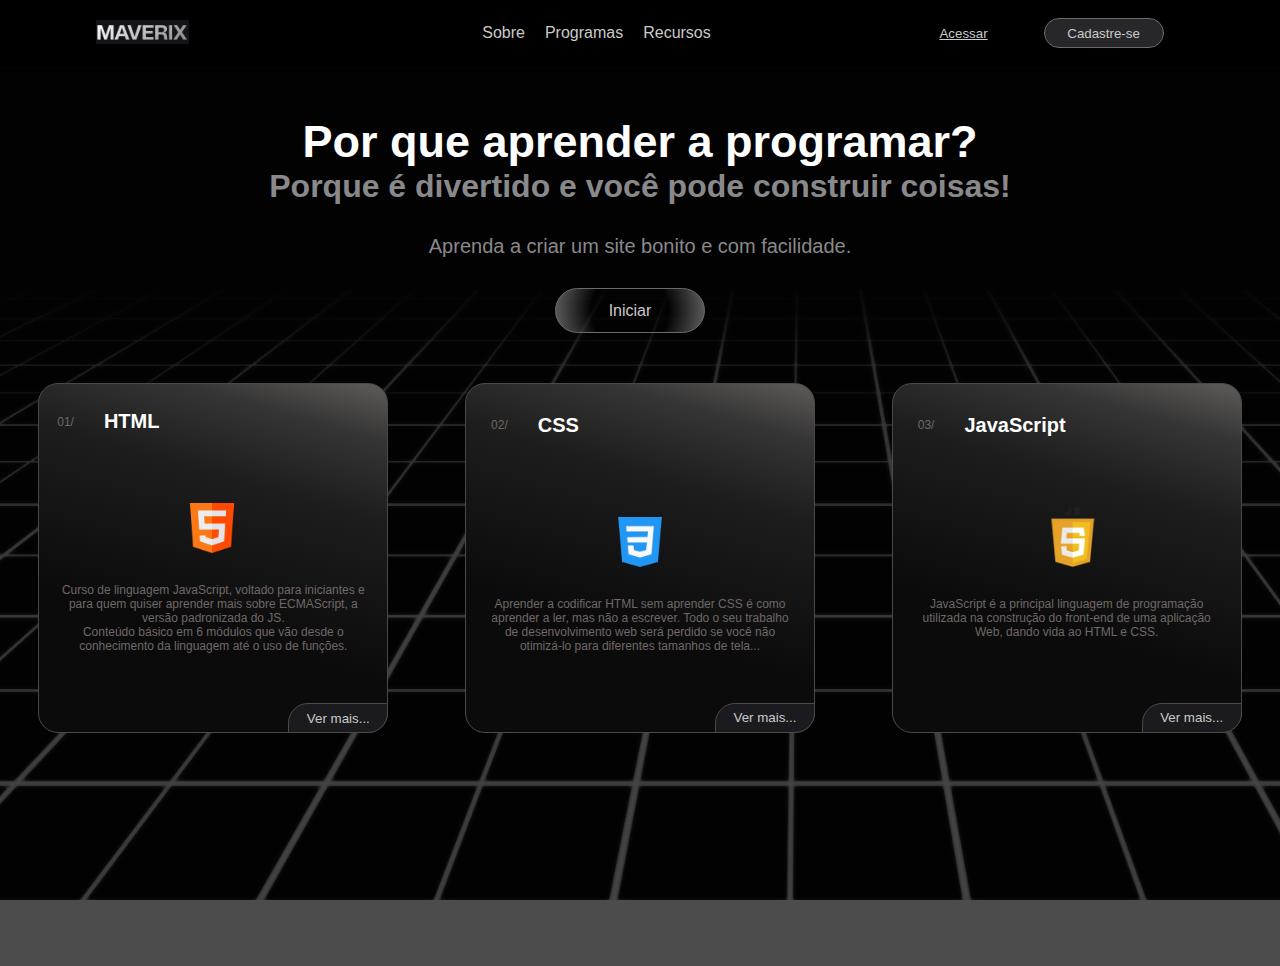
<file: ProjetoPulsati-master/index.html>
<!DOCTYPE html>
<html lang="en">

<head>
  <meta charset="UTF-8" />
  <meta http-equiv="X-UA-Compatible" content="IE=edge" />
  <meta name="viewport" content="width=device-width, initial-scale=1.0" />
  <title>Maverix</title>
  <link rel="shortcut icon" href="inicio/Assets/m.png" type="image/x-icon">
  <link rel="stylesheet" href="inicio/style.css" />
</head>

<body>

  <header class="header">
    <div class="logo">
      <a href="#"><img src="inicio/Assets/maverixLogo.png" /></a>
    </div>

    <div class="nav">
      <a href="#">Sobre</a>
      <a href="#">Programas</a>
      <a href="#">Recursos</a>
    </div>

    <div class="btn-header">
      <div class="acessar">
        <a href="login/index_login.html" target="_blank"><button>Acessar</button></a>
      </div>

      <div class="cadastro">
        <a href=""><button>Cadastre-se</button></a>
      </div>
    </div>


  </header>
  <main>
    <div class="transparente">
      <div class="textoMain">
        <h1>Por que aprender a programar?</h1>
        <h2>Porque é divertido e você pode construir coisas!</h2>
        <span>Aprenda a criar um site bonito e com facilidade.</span>
       
          <div>
           <button class="botaoMain">Iniciar</button>
          </div>
    </div>


      <div class="box">
        <div class="box1">
          
          <div class="html">
            <p class="p1"> 01/<span> <b> HTML</b></span></p>
            <img class ="imghtml" src="inicio/Assets/html.png" />
            <p class="p1Box1">Curso de linguagem JavaScript, voltado para iniciantes e para quem 
              quiser aprender mais sobre ECMAScript, a versão padronizada do JS. <br> Conteúdo básico em
               6 módulos que vão desde o conhecimento da linguagem até o uso de funções.</p>
               <div class="botaoHtml">
                <button>Ver mais...</button>
              </div>
          </div>
        </div>


        
        <div class="box2">
          <p class="p2">02/ <span><b> CSS</b></span></p>
          <div class="css">
            <img class="imgcss" src="inicio/Assets/css-3.png"/>
            <p class="p2Box2">Aprender a codificar HTML sem aprender CSS é como aprender a ler, mas não a escrever. Todo o seu trabalho de desenvolvimento web será perdido se você não otimizá-lo para diferentes tamanhos de tela...</p>
            <div>
              <button>Ver mais...</button>
            </div>
          </div>
        </div>


        <div class="box3">
          <p class="p3">03/ <span> <b> JavaScript</b></span></p>
          <div class="js">
            <img class="imgjs" src="inicio/Assets/javascript (1).png" alt="">
            <p class="p3Box3">JavaScript é a principal linguagem de programação utilizada na construção do front-end de uma aplicação Web, dando vida ao HTML e CSS. </p>
          </div>
          <div>
            <button>Ver mais...</button>
          </div>
        </div>

     </div>
      </div>
    </div>
  </main>
</body>

</html>
</file>
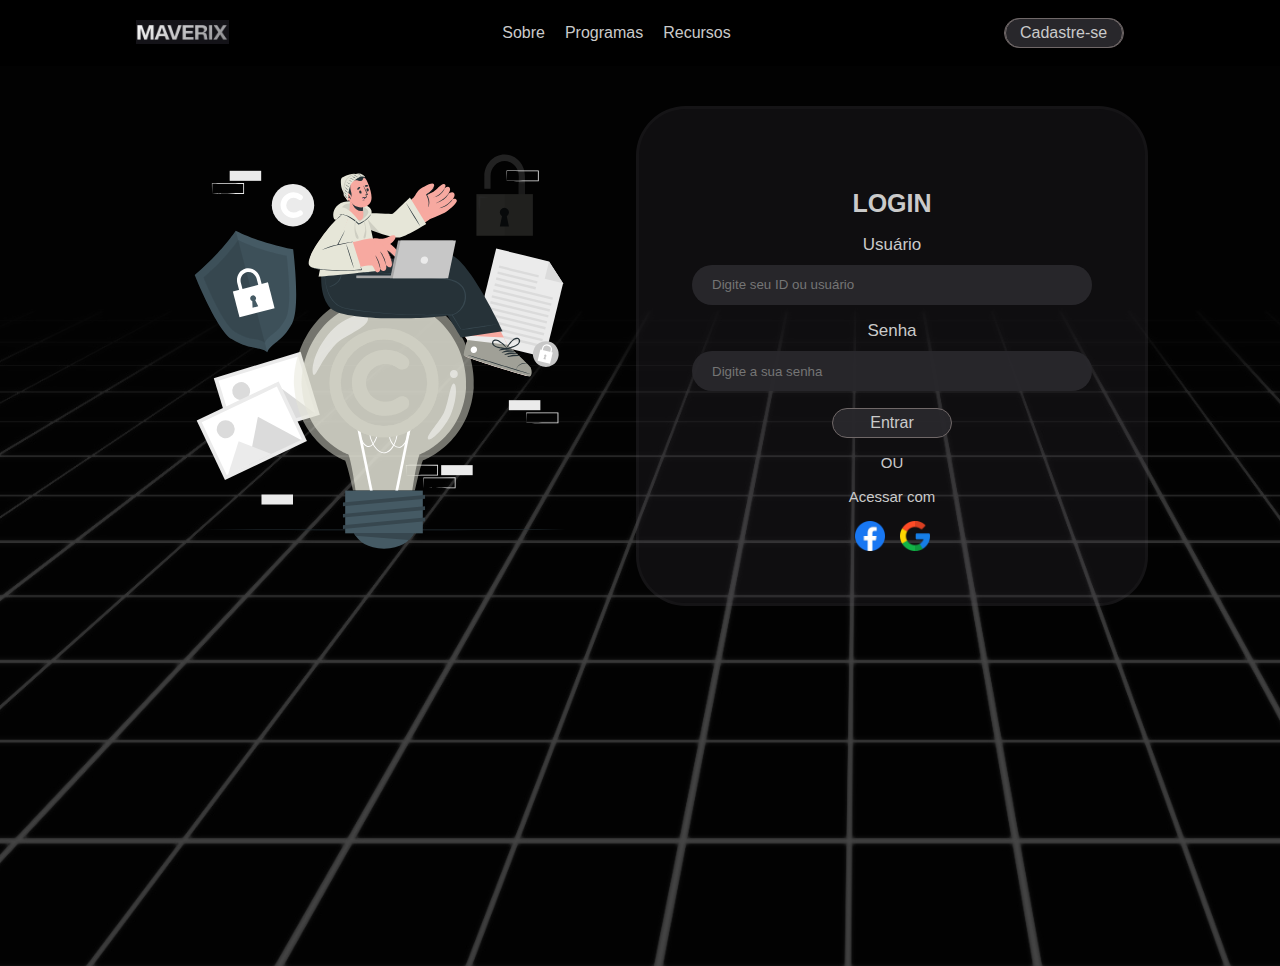
<file: ProjetoPulsati-master/login/index_login.html>
<!DOCTYPE html>
<html lang="pt-BR">
  <head>
    <meta charset="UTF-8" />
    <meta http-equiv="X-UA-Compatible" content="IE=edge" />
    <meta name="viewport" content="width=device-width, initial-scale=1.0" />
    <title>Login</title>
    <link rel="shortcut icon" href="../inicio/Assets/m.png" type="image/x-icon">
    <link rel="stylesheet" href="style_login.css" />
  </head>
  <body>
    <header class="header">
      <div class="logo">
        <a href="../index.html"><img src="assets_login/logo.png" /></a>
      </div>

      <div class="nav">
        <a href="#">Sobre</a>
        <a href="#">Programas</a>
        <a href="#">Recursos</a>
      </div>

      <div class="btn-cadastro">
        <button>Cadastre-se</button>
      </div>
    </header>

    <main>
      <div class="transparent">
        <div class="login">
          <div class="login-left">
            <img class="img-login-left" src="assets_login/copyright-animate.svg" />
          </div>

          <div class="card-right">
            <h1>LOGIN</h1>

            <div class="usuario">
              <label>Usuário</label>
              <input
                type="text"
                name="usuario"
                placeholder="Digite seu ID ou usuário"
              />
            </div>

            <div class="senha">
              <label class="senha">Senha</label>
              <input
                type="password"
                name="senha"
                placeholder="Digite a sua senha"
              />
            </div>

            <button class="btn-login">Entrar</button>

            <span>OU</span>
            <span>Acessar com</span>
            <div class="icons-card">
              <a href="https://pt-br.facebook.com/"><img class="fb" src="assets_login/icon-facebook.png" /></a>
              <a href="https://accounts.google.com/ServiceLogin/identifier?service=mail&passive=1209600&osid=1&continue=https%3A%2F%2Fmail.google.com%2Fmail%2Fu%2F0%2F&followup=https%3A%2F%2Fmail.google.com%2Fmail%2Fu%2F0%2F&emr=1&ifkv=AWnogHdTwCuZERSsgQlHbUBpeS2elvL-EDjFGVZOaEt6AqxTkWads38CFmBChClAV2CIXll-UgOCEA&flowName=GlifWebSignIn&flowEntry=ServiceLogin"><img class="google" src="assets_login/icon-google.png" /></a>
            </div>
          </div>
        </div>
      </div>
    </main>
  </body>
</html>
</file>
<file: ProjetoPulsati-master/inicio/style.css>
* {
  margin: 0;
  padding: 0;
  box-sizing: border-box;
  font-family: Helvetica, Arial, sans-serif;
}

html {
  font-size: 62.5%;
  background-image: url(Assets/fundo.jpg);
  background-repeat: no-repeat;
  background-size: cover;
  position: relative;
  z-index: 0;
  width: 100vw;
  height: 100vh;
}

main {
  width: 100vw;
  min-height: 100vh;
}

body {
  overflow: scroll;
  overflow-x: hidden;
  width: 100vw;
  min-height: 100vh;
}

header {
  background-color: black;
  display: flex;
  align-items: center;
  text-align: center;
  justify-content: space-around;
  width: 100vw;
  height: auto;
}

.logo {
  z-index: 1;
  display: flex;
  align-items: center;
  margin-left: 2rem;
  margin: 2rem 0;
}

.nav {
  z-index: 1;
  display: flex;
  align-items: center;
  text-align: center;
  gap: 2rem;
  color: #cacaca;
  margin-left: 100px;
  font-family: Helvetica, Arial, sans-serif;
  font-weight: 400;
  font-size: 1.6rem;
}

.nav a {
  z-index: 1;
  text-decoration: none;
  color: inherit;
}

.btn-header {
  display: flex;
  align-items: center;
  justify-content: space-between;
  flex-direction: row;
  gap: 2rem;
}

.acessar {
  z-index: 1;
  display: flex;
  align-items: center;
  justify-content: center;
  text-align: center;
  transition: 1s;
}
.acessar button {
  display: flex;
  align-items: center;
  justify-content: center;
  background-color: #000000;
  border: none;
  color: #cacaca;
  cursor: pointer;
  transition: 1s;
  width: 12rem;
  height: 3rem;
  border-radius: 2rem;
  text-decoration: inherit;
}

.acessar:hover {
  scale: 1.1;
  color: #131313;
}

.cadastro {
  z-index: 1;
  display: flex;
  align-items: center;
  text-align: center;
  justify-content: center;
  background-color: #28272cf6;
  text-decoration: none;
  border: 1px solid #706868;
  width: 12rem;
  height: 3rem;
  font-size: 1.6rem;
  font-weight: 400;
  border-radius: 2rem;
  transition: 1s;
  margin-right: 2rem;
  cursor: pointer;
}

.cadastro button {
  background-color: #28272cf6;
  color: #cacaca;
  cursor: pointer;
  border: none;
  transition: 1s;
}

.cadastro:hover {
  scale: 1.1;
}

main {
  display: flex;
  align-items: center;
  text-align: center;
  justify-content: center;
  width: 100vw;
  height: 100vh;
}

.transparente {
  z-index: 0;
  background-color: rgba(0, 0, 0, 0.7);
  width: 100%;
  height: 100%;
}

.textoMain {
  z-index: 2;
  color: #cacaca;
  display: flex;
  align-items: center;
  text-align: center;
  justify-content: center;
  flex-direction: column;
  font-family: Helvetica, Arial, sans-serif;
  padding: 5rem;
}

h1 {
  color: white;
  font-size: 4.5rem;
}

h2 {
  color: #89898b;
  font-size: 3.2rem;
  font-weight: 600;
}

span {
  color: #89898b;
  font-size: 2rem;
  padding: 3rem;
}

.botaoMain {
  z-index: 1;
  display: flex;
  align-items: center;
  text-align: center;
  justify-content: center;
  background-color: #28272cf6;
  background: radial-gradient(
    circle,
    rgba(42, 42, 42, 0) 50%,
    rgba(92, 92, 92, 1) 98%
  );
  text-decoration: none;
  border: 1px solid #706868;
  width: 15rem;
  height: 4.5rem;
  font-size: 1.6rem;
  font-weight: 400;
  border-radius: 3rem;
  transition: 1s;
  margin-right: 2rem;
  cursor: pointer;
  color: #cacaca;
}

.botaoMain button {
  color: #cacaca;
  cursor: pointer;
  border: none;
}
.botaoMain:hover {
  color: #28272cf6;
  background-color: #cacaca;
}
.background {
  background-size: cover;
  width: 100vw;
  left: 50%;
  transform: translateX(-50%);
  z-index: 0;
  position: absolute;
}

.box {
  display: flex;
  align-items: center;
  justify-content: space-around;
  flex-direction: row;
}

.box1 {
  display: flex;
  align-items: center;
  justify-content: center;
  width: 35rem;
  height: 35rem;
  background-color: #1f1e25;
  border-radius: 2rem;
  border: 1px solid #4e4949;
  background: linear-gradient(
    16deg,
    rgba(11, 11, 11, 1) 33%,
    rgba(29, 29, 29, 1) 69%,
    rgba(54, 53, 53, 1) 87%,
    rgba(87, 86, 84, 1) 98%
  );
  transition: 1s;
  animation: changeBackgroundBox1 5s infinite;
}
@keyframes changeBackgroundBox1 {
  0% {
    border-color: #919084;
  }
  50% {
    border-color: #707070;
  }
  100% {
    border-color: #f1f1f1;
  }
}
.box1:hover {
  scale: 1.1;
  border: 2px solid;
}

.p1 {
  color: #706868;
  display: flex;
  align-items: center;
  text-align: center;
  padding-left: 2rem;
  margin-top: 1.5rem;
  font-size: 1.2rem;
}
.p1 span {
  display: flex;
  margin-right: 20rem;
  color: white;
}

.imghtml {
  display: flex;
  align-items: center;
  text-align: center;
  justify-content: center;
  width: 5rem;
  height: 5rem;
  margin-top: 4rem;
  margin-bottom: 3rem;
  margin-left: 15rem;
}

.p1Box1 {
  margin-left: 2rem;
  margin-right: 2rem;
  color: #706868;
  font-size: 1.2rem;
  font-family: Helvetica, Arial, sans-serif;
  margin-bottom: 5rem;
  display: flex;
  align-items: center;
  text-align: center;
  justify-content: flex-start;
}

.box1 button {
  color: #cacaca;
  background-color: #1b1a1e;
  display: end;
  align-items: end;
  justify-content: flex-end;
  text-align: center;
  margin-left: 25rem;
  margin-bottom: 1.8rem;
  border: none;
  border: 1px solid #4e4949;
  border-top-left-radius: 2rem;
  border-bottom-right-radius: 2rem;
  width: 10rem;
  height: 3rem;
  transition: 1s;
  animation: backgroundButton1 7s infinite;
}
@keyframes backgroundButton1 {
  0% {
    border-color: #919084;
  }
  50% {
    border-color: #707070;
  }
  100% {
    border-color: #f1f1f1;
  }
}
.box1 button:hover {
  cursor: pointer;
  scale: 1.1;
}

.box2 {
  display: flex;
  align-items: center;
  justify-content: center;
  flex-direction: column;
  width: 35rem;
  height: 35rem;
  background-color: #1f1e25;
  border-radius: 2rem;
  border: 1px solid #4e4949;
  background: linear-gradient(
    16deg,
    rgba(11, 11, 11, 1) 33%,
    rgba(29, 29, 29, 1) 69%,
    rgba(54, 53, 53, 1) 87%,
    rgba(87, 86, 84, 1) 98%
  );
  transition: 1s;
  animation: changeBackgroundBox2 5s infinite;
}
@keyframes changeBackgroundBox2 {
  0% {
    border-color: #919084;
  }
  50% {
    border-color: #707070;
  }
  100% {
    border-color: #f1f1f1;
  }
}
.box2:hover {
  scale: 1.1;
  border: 2px solid;
}

.p2 {
  color: #706868;
  display: flex;
  align-items: center;
  text-align: center;
  justify-content: center;
  padding-left: 2rem;
  /* margin-top: 1.5rem; */
  margin-bottom: 5rem;
  font-size: 1.2rem;
}

.p2 span {
  display: flex;
  margin-right: 20rem;
  color: white;
}

.imgcss {
  display: flex;
  align-items: center;
  text-align: center;
  justify-content: center;
  width: 5rem;
  height: 5rem;
  margin-bottom: 3rem;
  margin-left: 15rem;
}

.p2Box2 {
  margin-left: 2rem;
  margin-right: 2rem;
  color: #706868;
  font-size: 1.2rem;
  font-family: Helvetica, Arial, sans-serif;
  margin-bottom: 5rem;
  display: flex;
  align-items: center;
  text-align: center;
  justify-content: flex-start;
}

.box2 button {
  color: #cacaca;
  background-color: #1b1a1e;
  display: end;
  align-items: end;
  justify-content: flex-end;
  text-align: center;
  margin-left: 25rem;
  border: none;
  border: 1px solid #4e4949;
  border-top-left-radius: 2rem;
  border-bottom-right-radius: 2rem;
  width: 10rem;
  height: 3rem;
  transition: 1s;
  animation: backgroundButton2 7s infinite;
}
@keyframes backgroundButton2 {
  0% {
    border-color: #919084;
  }
  50% {
    border-color: #707070;
  }
  100% {
    border-color: #f1f1f1;
  }
}

.box2 button:hover {
  cursor: pointer;
  scale: 1.1;
}

.box3 {
  display: flex;
  align-items: center;
  justify-content: center;
  flex-direction: column;
  width: 35rem;
  height: 35rem;
  border-radius: 2rem;
  border: 1px solid #4e4949;
  background: linear-gradient(
    16deg,
    rgba(11, 11, 11, 1) 33%,
    rgba(29, 29, 29, 1) 69%,
    rgba(54, 53, 53, 1) 87%,
    rgba(87, 86, 84, 1) 98%
  );
  transition: 1s;
  animation: changeBackgroundBox3 5s infinite;
}
@keyframes changeBackgroundBox3 {
  0% {
    border-color: #919084;
  }
  50% {
    border-color: #707070;
  }
  100% {
    border-color: #f1f1f1;
  }
}
.box3:hover {
  scale: 1.1;
  border: 2px solid;
}

.p3 {
  color: #706868;
  display: flex;
  align-items: center;
  text-align: center;
  justify-content: center;
  padding-left: 8rem;
  font-size: 1.2rem;
}

.p3 span {
  display: flex;
  margin-right: 20rem;
  color: white;
}

.imgjs {
  display: flex;
  align-items: center;
  text-align: center;
  justify-content: center;
  width: 6rem;
  height: 6rem;
  margin-top: 4rem;
  margin-bottom: 3rem;
  margin-left: 15rem;
}

.p3Box3 {
  margin-left: 2rem;
  margin-right: 2rem;
  color: #706868;
  font-size: 1.2rem;
  font-family: Helvetica, Arial, sans-serif;
  margin-bottom: 5rem;
  display: flex;
  align-items: center;
  text-align: center;
  justify-content: flex-start;
}

.box3 button {
  background-color: #1b1a1e;
  color: #cacaca;
  display: end;
  align-items: end;
  justify-content: flex-end;
  text-align: center;
  margin-left: 25rem;
  margin-top: 1.4rem;
  border: none;
  border: 1px solid #4e4949;
  border-top-left-radius: 2rem;
  border-bottom-right-radius: 2rem;
  width: 10rem;
  height: 3rem;
  cursor: pointer;
  transition: 1s;
  animation: backgroundButton3 7s infinite;
}
@keyframes backgroundButton3 {
  0% {
    border-color: #919084;
  }
  50% {
    border-color: #707070;
  }
  100% {
    border-color: #f1f1f1;
  }
}
.box3 button:hover {
  cursor: pointer;
  scale: 1.1;
}

@media screen and (max-width: 320px) {
  html {
    background-image: url(Assets/fundo.jpg);
    background-position: center;
    height: 220rem;
    width: 10rem;
    font-size: 40%;
  }

  body {
    overflow: scroll;
  }

  .header {
    height: 5rem;
    margin-top: 4rem;
  }

  .nav {
    font-size: 1rem;
    margin-right: 9rem;
    display: none;
    justify-content: space-around;
  }

  .transparente {
    background-color: rgba(0, 0, 0, 0);
  }

  .acessar button {
    width: 10rem;
    height: 2rem;
  }

  .cadastro {
    width: 15rem;
    height: 4rem;
    font-size: 0.5rem;
  }

  .logo {
    margin: 2rem 0;
  }

  .box {
    flex-direction: column;
    gap: 3rem;
  }
  .box1 {
    width: 30rem;
    height: 35rem;
    padding-bottom: 2.4rem;
    padding-right: 10rem;
  }
  .p1 {
    padding-left: 29rem;
    position: relative;
    top: 3rem;
  }
  .imghtml {
    margin-left: 34rem;
  }
  .p1Box1 {
    margin-right: 17rem;
    margin-left: 17rem;
    position: relative;
    left: 5rem;
    display: flex;
    align-items: center;
    text-align: center;
    font-size: 1.5rem;
  }

  .box1 button {
    font-size: 1.5rem;
    width: 14rem;
    height: 4rem;
    position: relative;
    bottom: 1.9rem;
    left: 0.3rem;
  }
  .box2 {
    width: 30rem;
    height: 35rem;
    padding-bottom: 5rem;
    padding-right: 10rem;
  }
  .p2 {
    padding-left: 29rem;
    position: relative;
    top: 5rem;
  }
  .p2Box2 {
    font-size: 1.5rem;
    text-align: center;
    margin-left: 5rem;
    margin-right: 5rem;
    position: relative;
    left: 5rem;
  }
  .imgcss {
    margin-left: 22.4rem;
  }
  .box2 button {
    font-size: 1.5rem;
    width: 14rem;
    height: 4rem;
    position: relative;
    bottom: 0.3rem;
    left: 0.4rem;
  }
  .box3 {
    width: 30rem;
    height: 35rem;
    padding-bottom: 6.3rem;
    padding-right: 10rem;
  }
  .p3 {
    padding-left: 29rem;
    position: relative;
    top: 5rem;
  }
  .p3Box3 {
    font-size: 1.5rem;
    text-align: center;
    position: relative;
    left: 5rem;
  }
  .imgjs {
    margin-right: 6.1rem;
  }
  .box3 button {
    font-size: 1.5rem;

    width: 15rem;
    height: 4rem;
    position: relative;
    top: 0.4rem;
  }
}

@media screen and (min-width: 321px) and (max-width: 730px) {
  html {
    background-image: url(Assets/fundo.jpg);
    background-position: center;
    height: 250rem;
    width: 10rem;
    font-size: 50%;
  }

  body {
    overflow: scroll;
    overflow-x: hidden;
  }

  .nav {
    font-size: 1rem;
    margin-right: 9rem;
    display: none;
    justify-content: space-around;
  }

  .transparente {
    background-color: rgba(0, 0, 0, 0);
  }

  .acessar button {
    width: 10rem;
    height: 2rem;
  }

  .cadastro {
    width: 15rem;
    height: 4rem;
    font-size: 0.5rem;
  }

  .logo {
    margin: 2rem 0;
  }

  .botaoMain {
    width: 20rem;
    height: 5.5rem;
    font-size: 2rem;
  }

  .box {
    flex-direction: column;
    gap: 3rem;
  }
  .box1 {
    width: 40rem;
    height: 45rem;
    padding-bottom: 2.4rem;
    padding-right: 10rem;
  }
  .p1 {
    padding-left: 29rem;
    position: relative;
    top: 1rem;
  }
  .imghtml {
    margin-left: 34rem;
  }
  .p1Box1 {
    margin-right: 15rem;
    margin-left: 15rem;
    position: relative;
    left: 5rem;
    display: flex;
    align-items: center;
    text-align: center;
    font-size: 2rem;
  }

  .box1 button {
    width: 15rem;
    height: 4rem;
    position: relative;
    bottom: 0.2rem;
    left: 5rem;
  }

  .box2 {
    width: 40rem;
    height: 45rem;
    padding-bottom: 5rem;
    padding-right: 10rem;
  }
  .p2 {
    padding-left: 29rem;
    position: relative;
    top: 5rem;
  }
  .p2Box2 {
    font-size: 2rem;
    text-align: center;
    margin-left: 2rem;
    margin-right: 2rem;
    position: relative;
    left: 5rem;
  }
  .imgcss {
    margin-left: 22.4rem;
  }
  .box2 button {
    width: 15rem;
    height: 4rem;
    position: relative;
    top: 2.8rem;
    left: 5rem;
  }
  .box3 {
    width: 40rem;
    height: 45rem;
    padding-bottom: 6.3rem;
    padding-right: 10rem;
  }
  .p3 {
    padding-left: 29rem;
    position: relative;
    top: 5rem;
  }
  .p3Box3 {
    font-size: 2rem;
    text-align: center;
    position: relative;
    left: 5rem;
  }
  .imgjs {
    margin-right: 6.1rem;
    margin-left: 18rem;
  }
  .box3 button {
    width: 15rem;
    height: 4rem;
    position: relative;
    top: 2.8rem;
    left: 5rem;
  }
}

@media screen and (min-width: 731px) and (max-width: 1120px) {
  html {
    background-image: url(Assets/fundo.jpg);
    background-position: center;
    height: 270rem;
    width: 10rem;
    font-size: 50%;
  }

  body {
    overflow-x: hidden;
    overflow: scroll;
  }

  header {
    height: 8rem;
  }

  .nav {
    font-size: 2rem;
  }

  .transparente {
    background-color: rgba(0, 0, 0, 0);
  }

  .acessar button {
    width: 12rem;
    height: 3rem;
  }

  .cadastro {
    width: 15rem;
    height: 4rem;
    font-size: 0.5rem;
  }

  .logo {
    margin: 2rem 0;
  }

  .botaoMain {
    width: 20rem;
    height: 5.5rem;
    font-size: 2rem;
  }

  .box {
    flex-direction: column;
    gap: 3rem;
  }
  .box1 {
    width: 60rem;
    height: 65rem;
    padding-bottom: 2.4rem;
    padding-right: 10rem;
  }
  .p1 {
    padding-left: 29rem;
    position: relative;
    top: 1rem;
  }
  .imghtml {
    margin-left: 34rem;
  }
  .p1Box1 {
    margin-right: 13rem;
    margin-left: 13rem;
    position: relative;
    left: 5rem;
    display: flex;
    align-items: center;
    text-align: center;
    font-size: 2.3rem;
  }

  .box1 button {
    width: 15rem;
    height: 4rem;
    position: relative;
    top: 9.2rem;
    left: 15rem;
  }

  .box2 {
    width: 60rem;
    height: 65rem;
    padding-bottom: 5rem;
    padding-right: 10rem;
  }
  .p2 {
    padding-left: 29rem;
    position: relative;
    top: 5rem;
  }
  .p2Box2 {
    font-size: 2.3rem;
    text-align: center;
    margin-left: 2rem;
    margin-right: 2rem;
    position: relative;
    left: 5rem;
  }
  .imgcss {
    margin-left: 27.4rem;
  }
  .box2 button {
    width: 15rem;
    height: 4rem;
    position: relative;
    top: 12.3rem;
    left: 15rem;
  }
  .box3 {
    width: 60rem;
    height: 65rem;
    padding-bottom: 6.3rem;
    padding-right: 10rem;
  }
  .p3 {
    padding-left: 29rem;
    position: relative;
    top: 5rem;
  }
  .p3Box3 {
    font-size: 2.3rem;
    text-align: center;
    position: relative;
    left: 5rem;
  }
  .imgjs {
    position: relative;
    left: 11.6rem;
  }
  .box3 button {
    width: 15rem;
    height: 4rem;
    position: relative;
    top: 14.8rem;
    left: 15rem;
  }
}

@media screen and(min-width:1121px) and (max-width: 1680px) {
  html {
    background-image: url(Assets/fundo.jpg);
    background-position: center;
    height: 200rem;
    width: 10rem;
    font-size: 62.5%;
  }
 body {
  overflow: scroll;
  overflow-x: hidden;
 }
  header {
    height: 9rem;
  }

  .nav {
    font-size: 2.5rem;
  }

  .acessar button {
    width: 13rem;
    height: 3rem;
  }

  .cadastro {
    width: 15rem;
    height: 4rem;
    font-size: 0.5rem;
  }

  .logo {
    margin: 2rem 0;
  }
  .textoMain {
    margin-top: 2rem;
  }
  .botaoMain {
    width: 20rem;
    height: 5.5rem;
    font-size: 2rem;
  }
  .box {
    flex-direction: row;
    gap: 3rem;
  }

  .box1 {
    width: 80em;
    height: 65rem;
  }
  
  .box2 {
    width: 0rem;
    height: 65rem;
    padding-bottom: 5rem;
    padding-right: 10rem;
  }
  .p2 {
    padding-left: 29rem;
    position: relative;
    top: 5rem;
  }
  .p2Box2 {
    font-size: 2.3rem;
    text-align: center;
    margin-left: 2rem;
    margin-right: 2rem;
    position: relative;
    left: 5rem;
  }
  .imgcss {
    margin-left: 27.4rem;
  }
  .box2 button {
    width: 15rem;
    height: 4rem;
    position: relative;
    top: 12.3rem;
    left: 15rem;
  }
  .box3 {
    width: 60rem;
    height: 65rem;
    padding-bottom: 6.3rem;
    padding-right: 10rem;
  }
  .p3 {
    padding-left: 29rem;
    position: relative;
    top: 5rem;
  }
  .p3Box3 {
    font-size: 2.3rem;
    text-align: center;
    position: relative;
    left: 5rem;
  }
  .imgjs {
    position: relative;
    left: 11.6rem;
  }
  .box3 button {
    width: 15rem;
    height: 4rem;
    position: relative;
    top: 14.8rem;
    left: 15rem;
  }
}

@media screen and (min-width: 2800px) and (max-width:3000px) {
  html {
    background-image: url(Assets/fundo.jpg);
    background-position: center;
    height: 330rem;
    width: 1rem;
    font-size: 62.5%;
  }
 html {
  overflow: hidden;
 }
  header {
    height: 10rem;
  }
  .logo {
    
  }
  .nav {
    font-size: 2.5rem;
  }
  .acessar button {
    width: 17rem;
    height: 4rem;
    font-size: 2.5rem;
  }

  .cadastro {
    width: 17rem;
    height: 4rem;
  }
  .cadastro button {
    font-size: 2.5rem;
  }
  h1 {
    font-size: 5rem;
  }
  
  h2 {
    font-size: 5rem;
  }
  span{
    font-size: 3rem;
  }
  .botaoMain {
    width: 19rem;
    height: 5rem;
    font-size: 2.5rem;
  }

  .box1 {
    width: 70em;
    height: 65rem;

  }
  
  .imghtml {
    margin-left: 34rem;
  }
  .p1Box1 {
    font-size: 2.3rem;
    margin-left: 2rem;
    margin-right: 10rem;
    position: relative;
    left: 5rem;
  }
  .box1 button {
    font-size: 2rem;
    width: 19rem;
    height: 5rem;
    position: relative;
    top: 10.6rem;
    left: 13rem;
  }
  .p1{
    position: relative;
    bottom: 10rem;
  }

  .box2 {
    width: 70em;
    height: 65rem;
    padding-bottom: 5rem;
    padding-right: 10rem;
  }
  .p2 {
    position: relative;
    right: 10rem;
    bottom: 7rem;
  }
  .p2Box2 {
    font-size: 2.3rem;
    text-align: center;
    margin-left: 2rem;
    margin-right: 2rem;
    position: relative;
    left: 5rem;
  }
  .imgcss {
    margin-left: 32rem;
  }
  .box2 button {
    font-size: 2rem;
    width: 19rem;
    height: 5rem;
    position: relative;
    top: 12.5rem;
    left: 18rem;
  }
  .box3 {
    width: 70em;
    height: 65rem;
    padding-bottom: 6.3rem;
    padding-right: 10rem;
  }
  .p3 {
    position: relative;
    right: 10rem;
    bottom: 7rem;
  }
  .p3Box3 {
    font-size: 2.3rem;
    text-align: center;
    position: relative;
    left: 5rem;
  }
  .imgjs {
    position: relative;
    left: 18rem;
  }
  .box3 button {
    font-size: 2rem;
    width: 19rem;
    height: 5rem;
    position: relative;
    top: 15.1rem;
    left: 18rem;
  }
}
</file>
<file: ProjetoPulsati-master/login/style_login.css>
* {
  margin: 0;
  padding: 0;
  box-sizing: border-box;
}

html {
  font-size: 62.5%;
  background-image: url(assets_login/background.png);
  background-size: cover; /* redimensionar imagem para preencher o elemento */
  width: 100vw;
  left: 50%;
  /* transform: translateX(-50%); */
  z-index: 0; /* definir ordem de empilhamento */
  /* position: fixed; */
  /* min-height: 100vh; */
}

body {
  overflow: hidden;
  width: 100vw;
  min-height: 100vh;
}

.header {
  z-index: 1;
  display: flex;
  align-items: center;
  text-align: center;
  justify-content: space-around;
  width: 100vw;
  height: auto;
  background-color: black;
}

.logo {
  z-index: 1;
  display: flex;
  align-items: center;
  margin-left: 2rem;

  margin: 2rem 0;
}

.nav {
  z-index: 1;
  display: flex;
  align-items: center;
  text-align: center;
  gap: 2rem;
  font-family: Helvetica, Arial, sans-serif;
  font-weight: 400;
  font-size: 1.6rem;
}

.nav a {
  z-index: 1;
  color: #cacaca;
  text-decoration: none;
}

.btn-cadastro {
  z-index: 1;
  display: flex;
  align-items: center;
  text-align: center;
  justify-content: center;
  margin-right: 2rem;
  cursor: pointer;
  background-color: #28272cf6;
  text-decoration: none;
  border: 1px solid #706868;
  color: #cacaca;
  width: 12rem;
  height: 3rem;
  font-size: 1.6rem;
  font-weight: 400;
  border-radius: 2rem;
  transition: 1s;
}

.btn-cadastro button {
  cursor: pointer;
  background-color: #28272cf6;
  text-decoration: none;
  border: 1px solid #706868;
  color: #cacaca;
  width: 12rem;
  height: 3rem;
  font-size: 1.6rem;
  font-weight: 400;
  border-radius: 2rem;
}

.btn-cadastro:hover {
  scale: 1.1;
}

main {
  display: flex;
  align-items: center;
  text-align: center;
  justify-content: center;
  width: 100vw;
  height: 100vh;
}

.transparent {
  z-index: 1;
  background-color: rgba(0, 0, 0, 0.7);
  width: 100vw;
  height: 100vh;
}

.login {
  display: flex;
  align-items: center;
  justify-content: center;
}

.login-left {
  display: flex;
  align-items: center;
  justify-content: space-between;
  margin: 2.8rem;
}

.img-login-left {
  width: 35vw;
}

.card-right {
  z-index: 2;
  color: #cacaca;
  display: flex;
  align-items: center;
  justify-content: space-between;
  flex-direction: column;
  width: 35%;
  height: 55rem;
  margin-top: 5rem;
  border: 3px solid rgba(158, 148, 148, 0.048);
  background-color: #43414934;
  border-radius: 5rem;
  padding-top: 5rem;
  padding-bottom: 5rem;
}

span {
  display: flex;
  align-items: center;
  justify-content: center;
  font-family: Helvetica, Arial, sans-serif;
  font-size: 1.3rem;
}
.card-right h1 {
  font-family: Helvetica, Arial, sans-serif;
  font-weight: bolder;
  font-size: 2.5rem;
  padding-top: 3rem;
}

.icons-card {
  z-index: 1;
  display: flex;
  align-items: center;
  justify-content: center;
  gap: 1.5rem;
}

.icons-card img {
  width: 3rem;
  height: 3rem;
  transition: 0.8s;
}

.fb:hover {
  cursor: pointer;
  scale: 1.1;
}

.google:hover {
  cursor: pointer;
  scale: 1.1;
}

.usuario,
.senha {
  display: flex;
  align-items: center;
  text-align: center;
  justify-content: center;
  flex-direction: column;
  font-weight: 500;
  font-size: 1.7rem;
  font-family: Helvetica, Arial, sans-serif;
  color: #cacaca;
}

input {
  display: flex;
  align-items: center;
  text-align: start;
  width: 40rem;
  height: 4rem;
  border-radius: 4rem;
  padding-left: 2rem;
  background-color: #28272cf6;
  border: none;
  color: #cacaca;
  margin-top: 1rem;
}

input:hover {
  border: 1px solid #cacaca;
}

.btn-login {
  display: flex;
  align-items: center;
  text-align: center;
  justify-content: center;
  cursor: pointer;
  background-color: #28272cf6;
  border: 1px solid #706868;
  color: #cacaca;
  width: 12rem;
  height: 3rem;
  font-size: 1.6rem;
  font-weight: 400;
  border-radius: 3rem;
  transition: 0.5s;
}

.btn-login:hover {
  background-color: #706868;
  border: #28272cf6;
}
@media screen and (min-width:320px) and (max-width:780px)  {
  html {
    font-size: 40%;
    width: 70%;
    height: 100%;
  }
  body {
    overflow-x: hidden;
    overflow: scroll;
  }
  header{
    height: 50rem;
    margin-top: 0.5rem;
  }

  .nav {
    display: none;
  }

 
  .login-left {
    display: none;
  }

  .card-right {
    width: 70%;
    height: 90rem;
    margin-top: 10rem;
    font-size: 40rem;
  }
 .usuario label,
 .senha label{
    font-size: 3rem;
  }
  .usuario input,
  .senha input {
    display: flex;
    width: 40vw;
    height: 5rem;
    font-size: 2rem;
  }

  span{
    font-size: 2.5rem;
  }

  .icons-card{
    width: 2rem;
    height: 2rem;
    position: relative;
    bottom: 12rem;
  }

  .btn-login{
    width: 24rem;
    height: 6rem;
    font-size: 2rem;

  }
}

@media screen and (min-width: 781px) and (max-width: 920px) {
  html {
    font-size: 50%;
    width: 60%;
  }
  body {
    overflow: scroll;
    overflow-x: hidden;

  }
  .nav {
    display: none;
  }

  .login-left {
    display: none;
  }

  .card-right {
    width: 60%;
    height: 90rem;
    margin-top: 9rem;
  }

  .usuario label,
  .senha label{
     font-size: 2.5rem;
   }

  .usuario input,
  .senha input {
    display: flex;
    width: 40vw;
    height: 6.5rem;
  }

  .btn-login{
    width: 24rem;
    height: 6rem;
    font-size: 2rem;
  }

  span{
    font-size: 2rem;
  }

  .icons-card{
    width:12rem;
    height:8rem;
  }
}

@media screen and (min-width: 921px) and (max-width: 1690px) {
  
  html{
    font-size:62.5%
  }
  body {
    overflow-x: hidden;
    overflow: scroll;

  }
  .login {
    display: flex;
    align-items: center;
    text-align: center;
    justify-content: center;
    flex-direction: row;
    margin-top: 2rem;
  }


  .card-right {
    width: 40%;
    height: 50rem;
    margin-top: 2rem;
  }

  span{
    font-size: 1.5rem;
  }
}
</file>
